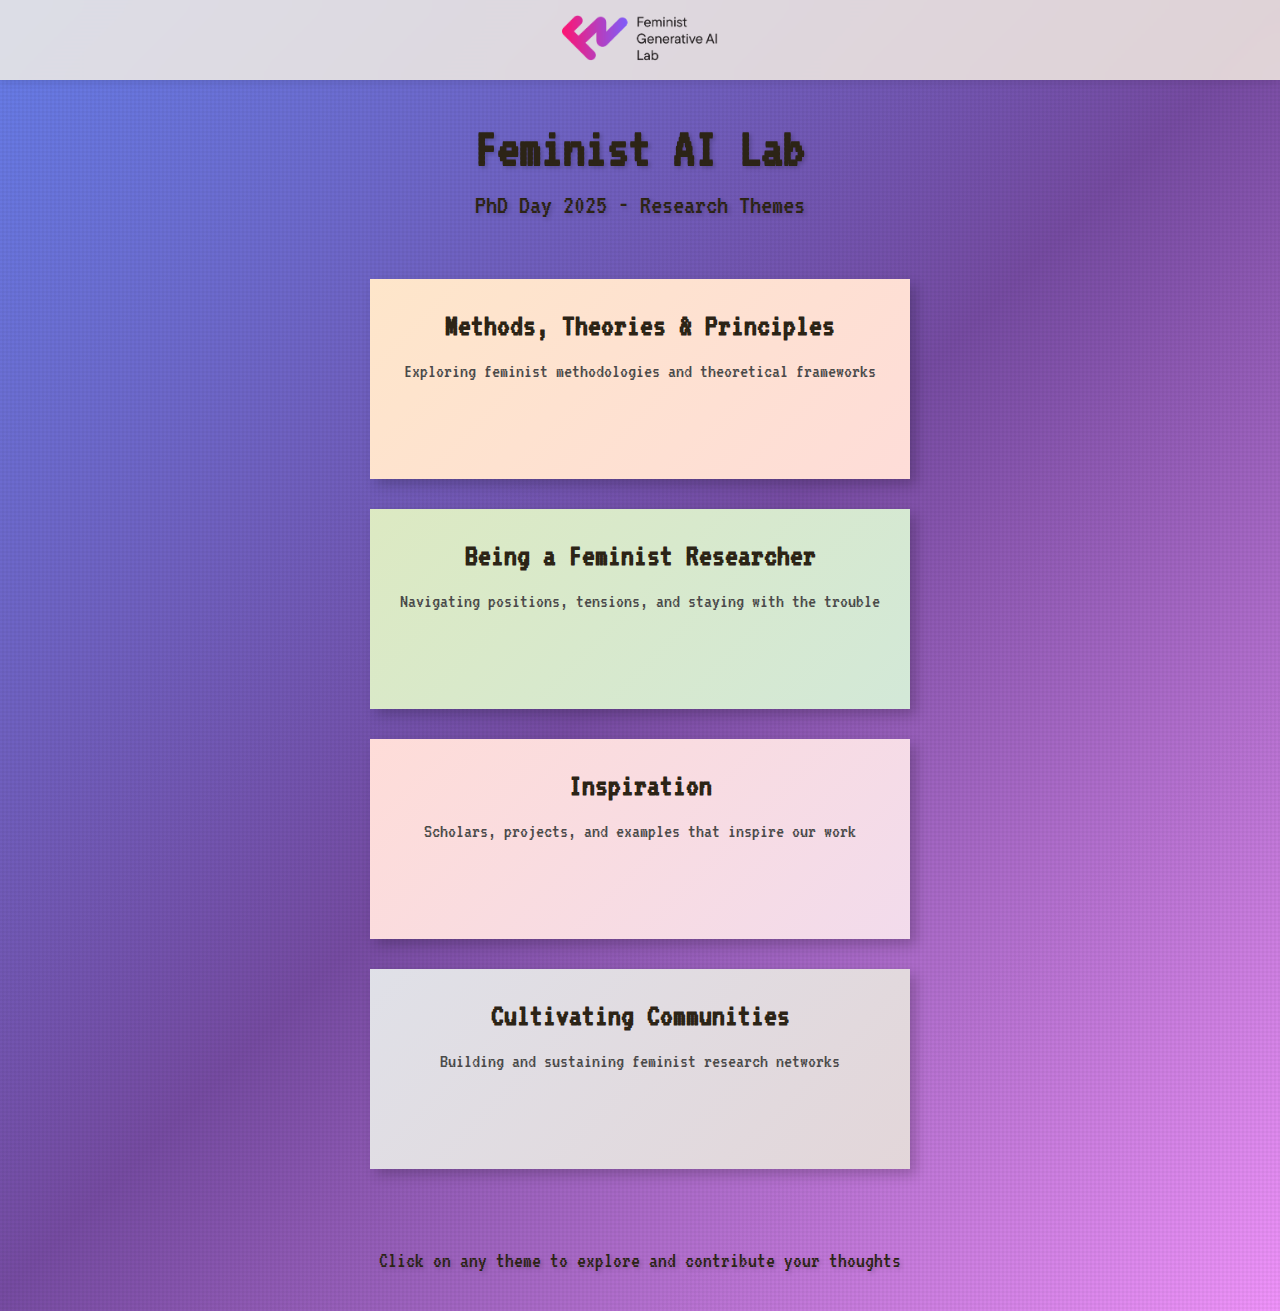
<file: index.html>
<!DOCTYPE html>
<html lang="en">
<head>
  <meta charset="UTF-8">
  <meta name="viewport" content="width=device-width, initial-scale=1.0">
  <title>Feminist AI Lab - Research Themes</title>
  <link href="https://fonts.googleapis.com/css2?family=VT323&display=swap" rel="stylesheet">
  <link rel="stylesheet" href="styles.css">
</head>
<body class="homepage">
  <nav class="navbar">
    <a href="https://www.feministailab.org/" class="navbar-logo" target="_blank">
      <img src="logo.png" alt="">
    </a>
  </nav>
  
  <div class="container">
    <div class="header">
      <h1>Feminist AI Lab</h1>
      <p class="subtitle">PhD Day 2025 - Research Themes</p>
    </div>

    <div class="themes-grid">
      <a href="methods.html" class="theme-card methods">
        <h2>Methods, Theories & Principles</h2>
        <p>Exploring feminist methodologies and theoretical frameworks</p>
      </a>

      <a href="feminism.html" class="theme-card feminism">
        <h2>Being a Feminist Researcher</h2>
        <p>Navigating positions, tensions, and staying with the trouble</p>
      </a>

      <a href="inspiration.html" class="theme-card inspiration">
        <h2>Inspiration</h2>
        <p>Scholars, projects, and examples that inspire our work</p>
      </a>

      <a href="community.html" class="theme-card community">
        <h2>Cultivating Communities</h2>
        <p>Building and sustaining feminist research networks</p>
      </a>
    </div>

    <div class="footer">
      <p>Click on any theme to explore and contribute your thoughts</p>
    </div>
  </div>
</body>
</html>
</file>
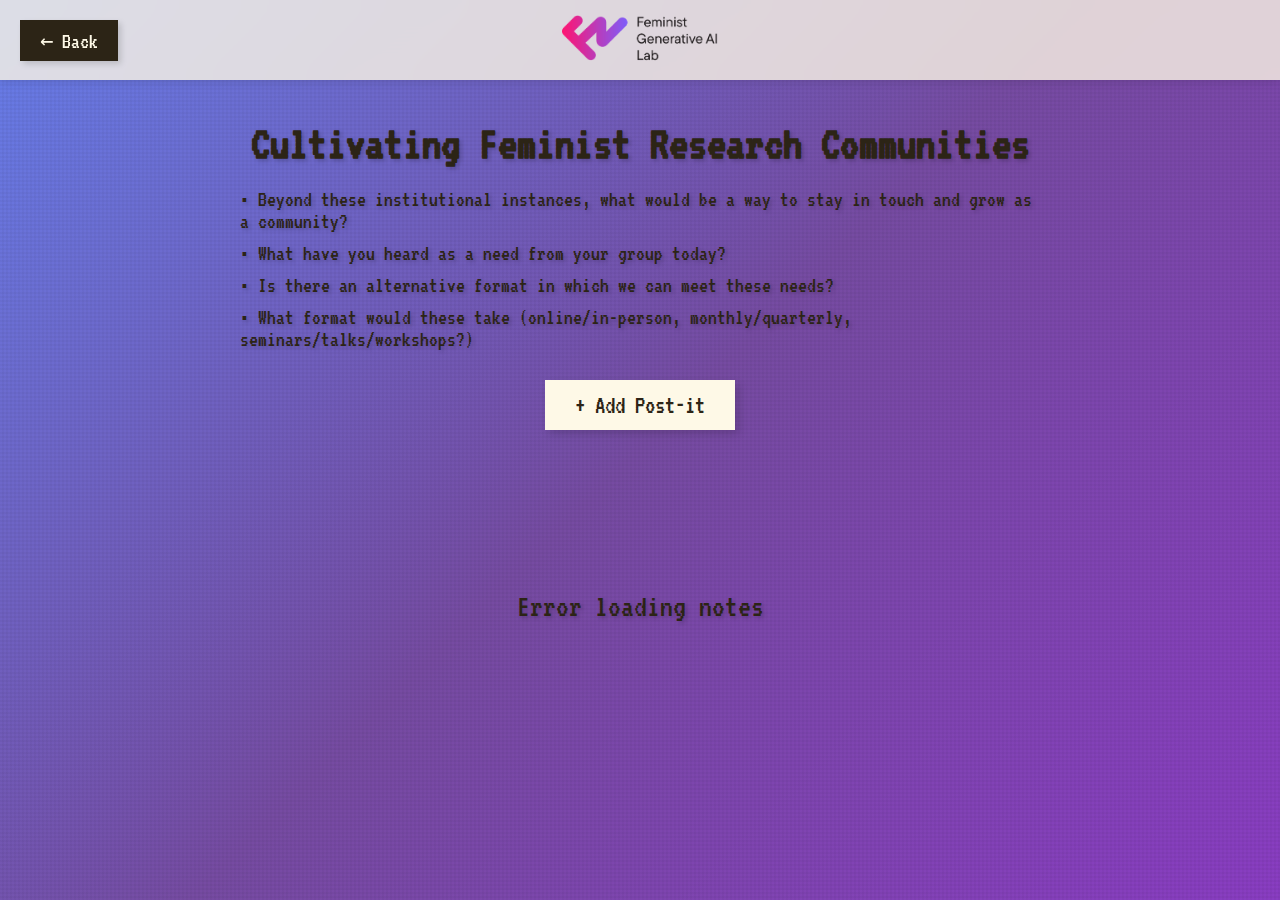
<file: community.html>
<!DOCTYPE html>
<html lang="en">
<head>
  <meta charset="UTF-8">
  <meta name="viewport" content="width=device-width, initial-scale=1.0">
  <title>Lab Research Themes - Cultivating Feminist Research Communities</title>
  <link href="https://fonts.googleapis.com/css2?family=VT323&display=swap" rel="stylesheet">
  <link rel="stylesheet" href="styles.css">
</head>
<body>
  <nav class="navbar">
    <a href="index.html" class="back-button">← Back</a>
    <a href="https://www.feministailab.org/" class="navbar-logo" target="_blank">
      <img src="logo.png" alt="">
    </a>
  </nav>
  <div class="container">
    <div class="header">
      <h1>Cultivating Feminist Research Communities</h1>
      <div class="questions">
        <div>• Beyond these institutional instances, what would be a way to stay in touch and grow as a community?</div>
        <div>• What have you heard as a need from your group today?</div>
        <div>• Is there an alternative format in which we can meet these needs?</div>
        <div>• What format would these take (online/in-person, monthly/quarterly, seminars/talks/workshops?)</div>
      </div>
      <button class="add-button" onclick="openModal()">+ Add Post-it</button>
    </div>

    <div id="loading" class="loading">Loading...</div>
    <div id="notes" class="notes-grid" style="display: none;"></div>
    <div id="empty" class="empty" style="display: none;">No notes yet. Be the first to add one!</div>
  </div>

  <div id="modal" class="modal">
    <div class="modal-content">
      <h2>Add Your Post-it</h2>
      <textarea id="noteText" class="modal-textarea" placeholder="Share your thoughts..."></textarea>
      <div class="modal-buttons">
        <button class="add-button" onclick="closeModal()">Cancel</button>
        <button class="add-button" onclick="addNote()">OK</button>
      </div>
    </div>
  </div>

  <script src="script.js"></script>
</body>
</html>
</file>
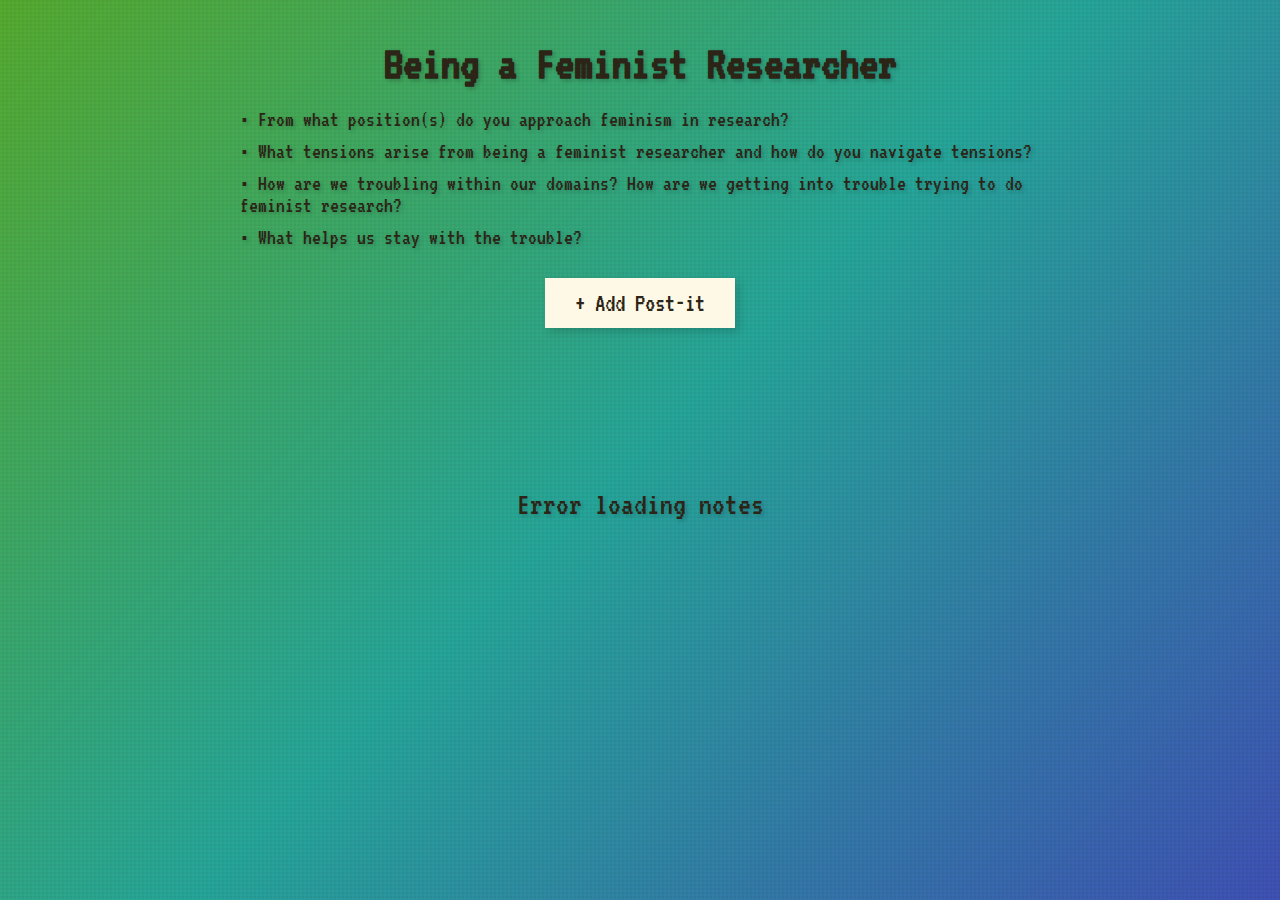
<file: feminism.html>
<!DOCTYPE html>
<html lang="en">
<head>
  <meta charset="UTF-8">
  <meta name="viewport" content="width=device-width, initial-scale=1.0">
  <title>Lab Research Themes - Being a Feminist Researcher</title>
  <link href="https://fonts.googleapis.com/css2?family=VT323&display=swap" rel="stylesheet">
  <style>
    * {
      margin: 0;
      padding: 0;
      box-sizing: border-box;
    }

    body {
      font-family: 'VT323', monospace;
      min-height: 100vh;
      background: linear-gradient(135deg, #56ab2f 0%, #26a69a 50%, #3f51b5 100%);
      position: relative;
    }

    body::before {
      content: '';
      position: absolute;
      top: 0;
      left: 0;
      right: 0;
      bottom: 0;
      background-image: 
        repeating-linear-gradient(0deg, transparent, transparent 2px, rgba(0,0,0,.03) 2px, rgba(0,0,0,.03) 4px),
        repeating-linear-gradient(90deg, transparent, transparent 2px, rgba(0,0,0,.03) 2px, rgba(0,0,0,.03) 4px);
      pointer-events: none;
      z-index: 0;
    }

    .container {
      max-width: 1200px;
      margin: 0 auto;
      padding: 40px 20px;
      position: relative;
      z-index: 1;
    }

    .header {
      text-align: center;
      margin-bottom: 60px;
    }

    h1 {
      font-size: 48px;
      color: #2c2416;
      text-shadow: 2px 2px 4px rgba(0,0,0,0.2);
      margin-bottom: 20px;
    }

    .questions {
      font-size: 22px;
      color: #2c2416;
      text-shadow: 2px 2px 4px rgba(0,0,0,0.2);
      max-width: 800px;
      margin: 0 auto 30px;
      text-align: left;
    }

    .questions div {
      margin-bottom: 10px;
    }

    .add-button {
      background: #fef9e7;
      border: none;
      padding: 12px 30px;
      font-family: 'VT323', monospace;
      font-size: 26px;
      cursor: pointer;
      box-shadow: 4px 4px 8px rgba(0,0,0,0.15);
      transition: all 0.2s;
      color: #2c2416;
    }

    .add-button:hover {
      transform: translateY(-2px);
      box-shadow: 6px 6px 12px rgba(0,0,0,0.2);
    }

    .notes-grid {
      display: flex;
      flex-wrap: wrap;
      gap: 24px;
      justify-content: center;
    }

    .postit {
      background: #fef9e7;
      width: 200px;
      min-height: 200px;
      box-shadow: 4px 4px 8px rgba(0,0,0,0.15), inset 0 0 0 1px rgba(0,0,0,0.05);
      transition: transform 0.2s;
      position: relative;
      padding: 16px;
      font-size: 18px;
      line-height: 1.4;
      color: #2c2416;
      overflow-wrap: break-word;
    }

    .postit:hover {
      transform: translateY(-2px);
      box-shadow: 6px 6px 12px rgba(0,0,0,0.2), inset 0 0 0 1px rgba(0,0,0,0.05);
    }

    .postit:hover .delete-btn {
      opacity: 1;
    }

    .delete-btn {
      position: absolute;
      top: 4px;
      right: 4px;
      background: transparent;
      border: none;
      color: #999;
      font-size: 24px;
      cursor: pointer;
      opacity: 0;
      transition: opacity 0.2s;
      width: 24px;
      height: 24px;
      line-height: 1;
      padding: 0;
    }

    .delete-btn:hover {
      color: #ff0000;
    }

    .modal {
      display: none;
      position: fixed;
      top: 0;
      left: 0;
      right: 0;
      bottom: 0;
      background: rgba(0, 0, 0, 0.5);
      z-index: 1000;
      align-items: center;
      justify-content: center;
      padding: 20px;
    }

    .modal.active {
      display: flex;
    }

    .modal-content {
      background: #fef9e7;
      padding: 30px;
      max-width: 500px;
      width: 100%;
      box-shadow: 8px 8px 16px rgba(0,0,0,0.3);
    }

    .modal-content h2 {
      font-size: 28px;
      margin-bottom: 20px;
      color: #2c2416;
    }

    .modal-textarea {
      width: 100%;
      height: 150px;
      background: #fff;
      border: 2px solid #d4c5a9;
      padding: 12px;
      font-family: 'VT323', monospace;
      font-size: 20px;
      resize: none;
      color: #2c2416;
      margin-bottom: 20px;
    }

    .modal-textarea:focus {
      outline: 2px solid #26a69a;
    }

    .modal-buttons {
      display: flex;
      justify-content: flex-end;
      gap: 15px;
    }

    .loading {
      text-align: center;
      font-size: 32px;
      color: #2c2416;
      text-shadow: 2px 2px 4px rgba(0,0,0,0.2);
      padding: 100px 0;
    }

    .empty {
      text-align: center;
      font-size: 28px;
      color: #2c2416;
      text-shadow: 2px 2px 4px rgba(0,0,0,0.2);
      padding: 60px 20px;
    }
  </style>
</head>
<body>
  <div class="container">
    <div class="header">
      <h1>Being a Feminist Researcher</h1>
      <div class="questions">
        <div>• From what position(s) do you approach feminism in research?</div>
        <div>• What tensions arise from being a feminist researcher and how do you navigate tensions?</div>
        <div>• How are we troubling within our domains? How are we getting into trouble trying to do feminist research?</div>
        <div>• What helps us stay with the trouble?</div>
      </div>
      <button class="add-button" onclick="openModal()">+ Add Post-it</button>
    </div>

    <div id="loading" class="loading">Loading...</div>
    <div id="notes" class="notes-grid" style="display: none;"></div>
    <div id="empty" class="empty" style="display: none;">No notes yet. Be the first to add one!</div>
  </div>

  <div id="modal" class="modal">
    <div class="modal-content">
      <h2>Add Your Post-it</h2>
      <textarea id="noteText" class="modal-textarea" placeholder="Share your thoughts..."></textarea>
      <div class="modal-buttons">
        <button class="add-button" onclick="closeModal()">Cancel</button>
        <button class="add-button" onclick="addNote()">OK</button>
      </div>
    </div>
  </div>

  <script>
    const SUPABASE_URL = 'https://dmbnetpjpcyvgdmrnqvd.supabase.co';
    const SUPABASE_KEY = 'eyJhbGciOiJIUzI1NiIsInR5cCI6IkpXVCJ9.eyJpc3MiOiJzdXBhYmFzZSIsInJlZiI6ImRtYm5ldHBqcGN5dmdkbXJucXZkIiwicm9sZSI6ImFub24iLCJpYXQiOjE3Njc2NTEyMDAsImV4cCI6MjA4MzIyNzIwMH0.xX2Nfi4GW49cHOom2pV_lM8qs2vwA4DbFrjvpj88Ai0';

    async function loadNotes() {
      try {
        const response = await fetch(`${SUPABASE_URL}/rest/v1/feminism_notes?select=*&order=created_at.desc`, {
          headers: {
            'apikey': SUPABASE_KEY,
            'Authorization': `Bearer ${SUPABASE_KEY}`
          }
        });

        if (response.ok) {
          const notes = await response.json();
          displayNotes(notes);
        } else {
          console.error('Failed to load notes');
          document.getElementById('loading').textContent = 'Failed to load notes';
        }
      } catch (error) {
        console.error('Error:', error);
        document.getElementById('loading').textContent = 'Error loading notes';
      }
    }

    function displayNotes(notes) {
      const loading = document.getElementById('loading');
      const notesContainer = document.getElementById('notes');
      const empty = document.getElementById('empty');

      loading.style.display = 'none';

      if (notes.length === 0) {
        empty.style.display = 'block';
        notesContainer.style.display = 'none';
      } else {
        empty.style.display = 'none';
        notesContainer.style.display = 'flex';
        notesContainer.innerHTML = notes.map(note => `
          <div class="postit">
            ${note.text}
            <button class="delete-btn" onclick="deleteNote('${note.id}')">×</button>
          </div>
        `).join('');
      }
    }

    async function addNote() {
      const textarea = document.getElementById('noteText');
      const text = textarea.value.trim();
      
      if (!text) return;

      try {
        const response = await fetch(`${SUPABASE_URL}/rest/v1/feminism_notes`, {
          method: 'POST',
          headers: {
            'apikey': SUPABASE_KEY,
            'Authorization': `Bearer ${SUPABASE_KEY}`,
            'Content-Type': 'application/json',
            'Prefer': 'return=representation'
          },
          body: JSON.stringify({ text })
        });

        if (response.ok) {
          textarea.value = '';
          closeModal();
          loadNotes();
        } else {
          alert('Failed to add note. Please try again.');
        }
      } catch (error) {
        console.error('Error:', error);
        alert('Error adding note. Please try again.');
      }
    }

    async function deleteNote(id) {
      if (!confirm('Are you sure you want to delete this note?')) return;

      try {
        const response = await fetch(`${SUPABASE_URL}/rest/v1/feminism_notes?id=eq.${id}`, {
          method: 'DELETE',
          headers: {
            'apikey': SUPABASE_KEY,
            'Authorization': `Bearer ${SUPABASE_KEY}`
          }
        });

        if (response.ok) {
          loadNotes();
        } else {
          alert('Failed to delete note.');
        }
      } catch (error) {
        console.error('Error:', error);
        alert('Error deleting note.');
      }
    }

    function openModal() {
      document.getElementById('modal').classList.add('active');
      document.getElementById('noteText').focus();
    }

    function closeModal() {
      document.getElementById('modal').classList.remove('active');
      document.getElementById('noteText').value = '';
    }

    // Close modal on Escape key
    document.addEventListener('keydown', (e) => {
      if (e.key === 'Escape') closeModal();
    });

    // Load notes on page load
    loadNotes();
  </script>
</body>
</html>
</file>
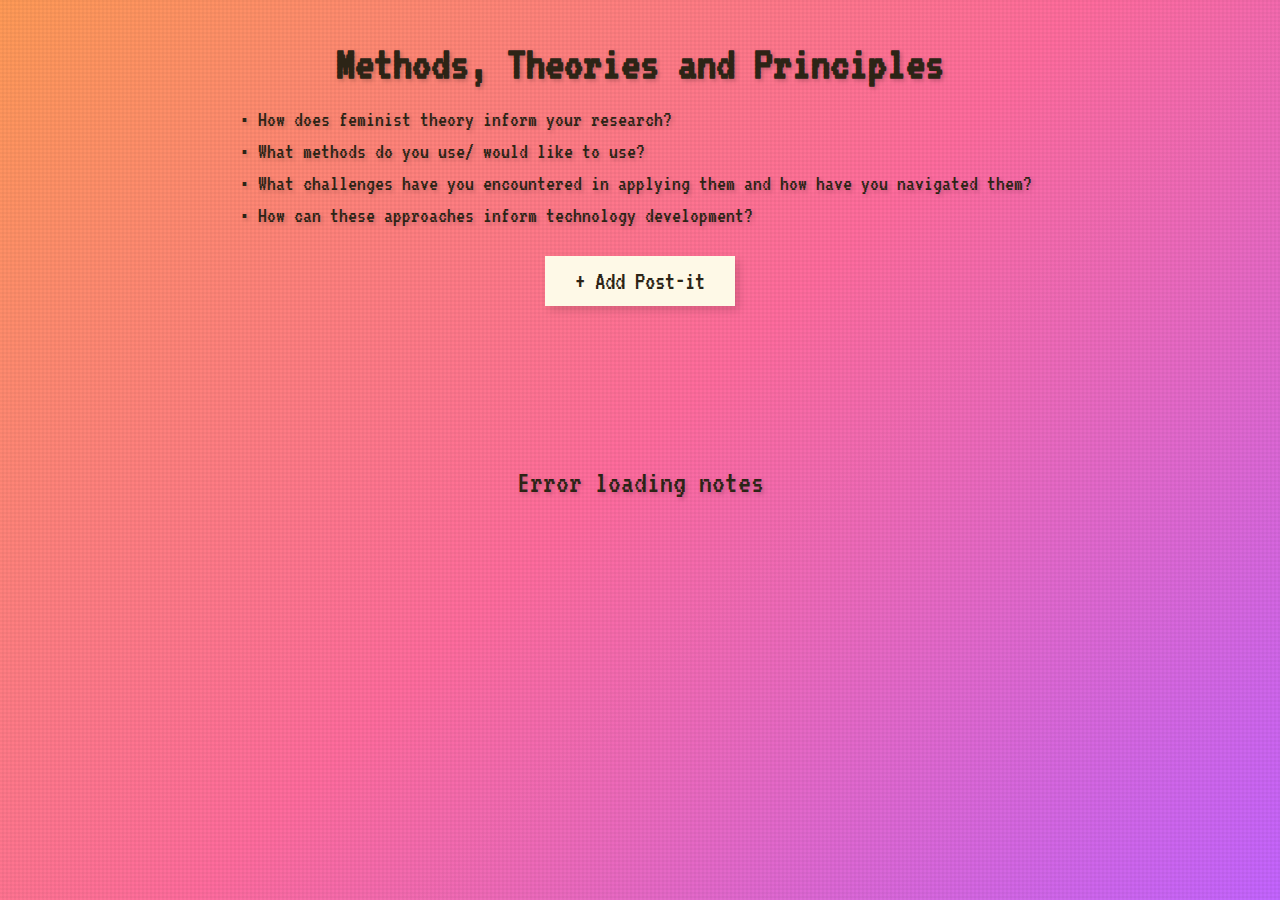
<file: methods.html>
<!DOCTYPE html>
<html lang="en">
<head>
  <meta charset="UTF-8">
  <meta name="viewport" content="width=device-width, initial-scale=1.0">
  <title>Lab Research Themes - Post-it Board</title>
  <link href="https://fonts.googleapis.com/css2?family=VT323&display=swap" rel="stylesheet">
  <style>
    * {
      margin: 0;
      padding: 0;
      box-sizing: border-box;
    }

    body {
      font-family: 'VT323', monospace;
      min-height: 100vh;
      background: linear-gradient(135deg, #ff9a56 0%, #ff6b9d 50%, #c364ff 100%);
      position: relative;
    }

    body::before {
      content: '';
      position: absolute;
      top: 0;
      left: 0;
      right: 0;
      bottom: 0;
      background-image: 
        repeating-linear-gradient(0deg, transparent, transparent 2px, rgba(0,0,0,.03) 2px, rgba(0,0,0,.03) 4px),
        repeating-linear-gradient(90deg, transparent, transparent 2px, rgba(0,0,0,.03) 2px, rgba(0,0,0,.03) 4px);
      pointer-events: none;
      z-index: 0;
    }

    .container {
      max-width: 1200px;
      margin: 0 auto;
      padding: 40px 20px;
      position: relative;
      z-index: 1;
    }

    .header {
      text-align: center;
      margin-bottom: 60px;
    }

    h1 {
      font-size: 48px;
      color: #2c2416;
      text-shadow: 2px 2px 4px rgba(0,0,0,0.2);
      margin-bottom: 20px;
    }

    .questions {
      font-size: 22px;
      color: #2c2416;
      text-shadow: 2px 2px 4px rgba(0,0,0,0.2);
      max-width: 800px;
      margin: 0 auto 30px;
      text-align: left;
    }

    .questions div {
      margin-bottom: 10px;
    }

    .add-button {
      background: #fef9e7;
      border: none;
      padding: 12px 30px;
      font-family: 'VT323', monospace;
      font-size: 26px;
      cursor: pointer;
      box-shadow: 4px 4px 8px rgba(0,0,0,0.15);
      transition: all 0.2s;
      color: #2c2416;
    }

    .add-button:hover {
      transform: translateY(-2px);
      box-shadow: 6px 6px 12px rgba(0,0,0,0.2);
    }

    .notes-grid {
      display: flex;
      flex-wrap: wrap;
      gap: 24px;
      justify-content: center;
    }

    .postit {
      background: #fef9e7;
      width: 200px;
      min-height: 200px;
      box-shadow: 4px 4px 8px rgba(0,0,0,0.15), inset 0 0 0 1px rgba(0,0,0,0.05);
      transition: transform 0.2s;
      position: relative;
      padding: 16px;
      font-size: 18px;
      line-height: 1.4;
      color: #2c2416;
      overflow-wrap: break-word;
    }

    .postit:hover {
      transform: translateY(-2px);
      box-shadow: 6px 6px 12px rgba(0,0,0,0.2), inset 0 0 0 1px rgba(0,0,0,0.05);
    }

    .postit:hover .delete-btn {
      opacity: 1;
    }

    .delete-btn {
      position: absolute;
      top: 4px;
      right: 4px;
      background: transparent;
      border: none;
      color: #999;
      font-size: 24px;
      cursor: pointer;
      opacity: 0;
      transition: opacity 0.2s;
      width: 24px;
      height: 24px;
      line-height: 1;
      padding: 0;
    }

    .delete-btn:hover {
      color: #ff0000;
    }

    .modal {
      display: none;
      position: fixed;
      top: 0;
      left: 0;
      right: 0;
      bottom: 0;
      background: rgba(0, 0, 0, 0.5);
      z-index: 1000;
      align-items: center;
      justify-content: center;
      padding: 20px;
    }

    .modal.active {
      display: flex;
    }

    .modal-content {
      background: #fef9e7;
      padding: 30px;
      max-width: 500px;
      width: 100%;
      box-shadow: 8px 8px 16px rgba(0,0,0,0.3);
    }

    .modal-content h2 {
      font-size: 28px;
      margin-bottom: 20px;
      color: #2c2416;
    }

    .modal-textarea {
      width: 100%;
      height: 150px;
      background: #fff;
      border: 2px solid #d4c5a9;
      padding: 12px;
      font-family: 'VT323', monospace;
      font-size: 20px;
      resize: none;
      color: #2c2416;
      margin-bottom: 20px;
    }

    .modal-textarea:focus {
      outline: 2px solid #ff9a56;
    }

    .modal-buttons {
      display: flex;
      justify-content: flex-end;
      gap: 15px;
    }

    .loading {
      text-align: center;
      font-size: 32px;
      color: #2c2416;
      text-shadow: 2px 2px 4px rgba(0,0,0,0.2);
      padding: 100px 0;
    }

    .empty {
      text-align: center;
      font-size: 28px;
      color: #2c2416;
      text-shadow: 2px 2px 4px rgba(0,0,0,0.2);
      padding: 60px 20px;
    }
  </style>
</head>
<body>
  <div class="container">
    <div class="header">
      <h1>Methods, Theories and Principles</h1>
      <div class="questions">
        <div>• How does feminist theory inform your research?</div>
        <div>• What methods do you use/ would like to use?</div>
        <div>• What challenges have you encountered in applying them and how have you navigated them?</div>
        <div>• How can these approaches inform technology development?</div>
      </div>
      <button class="add-button" onclick="openModal()">+ Add Post-it</button>
    </div>

    <div id="loading" class="loading">Loading...</div>
    <div id="notes" class="notes-grid" style="display: none;"></div>
    <div id="empty" class="empty" style="display: none;">No notes yet. Be the first to add one!</div>
  </div>

  <div id="modal" class="modal">
    <div class="modal-content">
      <h2>Add Your Post-it</h2>
      <textarea id="noteText" class="modal-textarea" placeholder="Share your thoughts..."></textarea>
      <div class="modal-buttons">
        <button class="add-button" onclick="closeModal()">Cancel</button>
        <button class="add-button" onclick="addNote()">OK</button>
      </div>
    </div>
  </div>

  <script>
    const SUPABASE_URL = 'https://dmbnetpjpcyvgdmrnqvd.supabase.co';
    const SUPABASE_KEY = 'eyJhbGciOiJIUzI1NiIsInR5cCI6IkpXVCJ9.eyJpc3MiOiJzdXBhYmFzZSIsInJlZiI6ImRtYm5ldHBqcGN5dmdkbXJucXZkIiwicm9sZSI6ImFub24iLCJpYXQiOjE3Njc2NTEyMDAsImV4cCI6MjA4MzIyNzIwMH0.xX2Nfi4GW49cHOom2pV_lM8qs2vwA4DbFrjvpj88Ai0';

    async function loadNotes() {
      try {
        const response = await fetch(`${SUPABASE_URL}/rest/v1/notes?select=*&order=created_at.desc`, {
          headers: {
            'apikey': SUPABASE_KEY,
            'Authorization': `Bearer ${SUPABASE_KEY}`
          }
        });

        if (response.ok) {
          const notes = await response.json();
          displayNotes(notes);
        } else {
          console.error('Failed to load notes');
          document.getElementById('loading').textContent = 'Failed to load notes';
        }
      } catch (error) {
        console.error('Error:', error);
        document.getElementById('loading').textContent = 'Error loading notes';
      }
    }

    function displayNotes(notes) {
      const loading = document.getElementById('loading');
      const notesContainer = document.getElementById('notes');
      const empty = document.getElementById('empty');

      loading.style.display = 'none';

      if (notes.length === 0) {
        empty.style.display = 'block';
        notesContainer.style.display = 'none';
      } else {
        empty.style.display = 'none';
        notesContainer.style.display = 'flex';
        notesContainer.innerHTML = notes.map(note => `
          <div class="postit">
            ${note.text}
            <button class="delete-btn" onclick="deleteNote('${note.id}')">×</button>
          </div>
        `).join('');
      }
    }

    async function addNote() {
      const textarea = document.getElementById('noteText');
      const text = textarea.value.trim();
      
      if (!text) return;

      try {
        const response = await fetch(`${SUPABASE_URL}/rest/v1/notes`, {
          method: 'POST',
          headers: {
            'apikey': SUPABASE_KEY,
            'Authorization': `Bearer ${SUPABASE_KEY}`,
            'Content-Type': 'application/json',
            'Prefer': 'return=representation'
          },
          body: JSON.stringify({ text })
        });

        if (response.ok) {
          textarea.value = '';
          closeModal();
          loadNotes();
        } else {
          alert('Failed to add note. Please try again.');
        }
      } catch (error) {
        console.error('Error:', error);
        alert('Error adding note. Please try again.');
      }
    }

    async function deleteNote(id) {
      if (!confirm('Are you sure you want to delete this note?')) return;

      try {
        const response = await fetch(`${SUPABASE_URL}/rest/v1/notes?id=eq.${id}`, {
          method: 'DELETE',
          headers: {
            'apikey': SUPABASE_KEY,
            'Authorization': `Bearer ${SUPABASE_KEY}`
          }
        });

        if (response.ok) {
          loadNotes();
        } else {
          alert('Failed to delete note.');
        }
      } catch (error) {
        console.error('Error:', error);
        alert('Error deleting note.');
      }
    }

    function openModal() {
      document.getElementById('modal').classList.add('active');
      document.getElementById('noteText').focus();
    }

    function closeModal() {
      document.getElementById('modal').classList.remove('active');
      document.getElementById('noteText').value = '';
    }

    // Close modal on Escape key
    document.addEventListener('keydown', (e) => {
      if (e.key === 'Escape') closeModal();
    });

    // Load notes on page load
    loadNotes();
  </script>
</body>
</html>
</file>
<file: styles.css>
* {
    margin: 0;
    padding: 0;
    box-sizing: border-box;
  }
  
  body {
    font-family: 'VT323', monospace;
    min-height: 100vh;
    background: linear-gradient(135deg, #667eea 0%, #764ba2 50%, #893dc2 100%);
    position: relative;
  }
  
  body::before {
    content: '';
    position: absolute;
    top: 0;
    left: 0;
    right: 0;
    bottom: 0;
    background-image: 
      repeating-linear-gradient(0deg, transparent, transparent 2px, rgba(0,0,0,.03) 2px, rgba(0,0,0,.03) 4px),
      repeating-linear-gradient(90deg, transparent, transparent 2px, rgba(0,0,0,.03) 2px, rgba(0,0,0,.03) 4px);
    pointer-events: none;
    z-index: 0;
  }
  
  /* Navigation bar */
  .navbar {
    position: sticky;
    top: 0;
    left: 0;
    right: 0;
    display: flex;
    align-items: center;
    justify-content: center;
    padding: 15px 20px;
    background: rgba(254, 249, 231, 0.784);
    box-shadow: 0 2px 8px rgba(0,0,0,0.1);
    z-index: 100;
    backdrop-filter: blur(10px);
  }
  
  .back-button {
    position: absolute;
    left: 20px;
    background: #2c2416;
    color: #fef9e7;
    border: none;
    padding: 8px 20px;
    font-family: 'VT323', monospace;
    font-size: 22px;
    cursor: pointer;
    box-shadow: 3px 3px 6px rgba(0,0,0,0.15);
    transition: all 0.2s;
    text-decoration: none;
    display: inline-block;
  }
  
  .back-button:hover {
    transform: translateY(-2px);
    box-shadow: 4px 4px 8px rgba(0,0,0,0.2);
    background: #3d3520;
  }
  
  .navbar-logo {
    display: flex;
    align-items: center;
    justify-content: center;
    text-decoration: none;
  }
  
  .navbar-logo img {
    height: 50px;
    width: auto;
  }
  
  .navbar-logo-placeholder {
    height: 50px;
    width: 150px;
    background: #d4c5a9;
    display: flex;
    align-items: center;
    justify-content: center;
    font-size: 18px;
    color: #2c2416;
    border: 2px dashed #2c2416;
  }
  
  .container {
    max-width: 1200px;
    margin: 0 auto;
    padding: 40px 20px;
    position: relative;
    z-index: 1;
  }
  
  .header {
    text-align: center;
    margin-bottom: 60px;
  }
  
  h1 {
    font-size: 48px;
    color: #2c2416;
    text-shadow: 2px 2px 4px rgba(0,0,0,0.2);
    margin-bottom: 20px;
  }
  
  .questions {
    font-size: 22px;
    color: #2c2416;
    text-shadow: 2px 2px 4px rgba(0,0,0,0.2);
    max-width: 800px;
    margin: 0 auto 30px;
    text-align: left;
  }
  
  .questions div {
    margin-bottom: 10px;
  }
  
  .add-button {
    background: #fef9e7;
    border: none;
    padding: 12px 30px;
    font-family: 'VT323', monospace;
    font-size: 26px;
    cursor: pointer;
    box-shadow: 4px 4px 8px rgba(0,0,0,0.15);
    transition: all 0.2s;
    color: #2c2416;
  }
  
  .add-button:hover {
    transform: translateY(-2px);
    box-shadow: 6px 6px 12px rgba(0,0,0,0.2);
  }
  
  .notes-grid {
    display: flex;
    flex-wrap: wrap;
    gap: 24px;
    justify-content: center;
  }
  
  .postit {
    background: #fef9e7;
    width: 200px;
    min-height: 200px;
    box-shadow: 4px 4px 8px rgba(0,0,0,0.15), inset 0 0 0 1px rgba(0,0,0,0.05);
    transition: transform 0.2s;
    position: relative;
    padding: 16px;
    font-size: 18px;
    line-height: 1.4;
    color: #2c2416;
    overflow-wrap: break-word;
  }
  
  .postit:hover {
    transform: translateY(-2px);
    box-shadow: 6px 6px 12px rgba(0,0,0,0.2), inset 0 0 0 1px rgba(0,0,0,0.05);
  }
  
  .postit:hover .delete-btn {
    opacity: 1;
  }
  
  .delete-btn {
    position: absolute;
    top: 4px;
    right: 4px;
    background: transparent;
    border: none;
    color: #999;
    font-size: 24px;
    cursor: pointer;
    opacity: 0;
    transition: opacity 0.2s;
    width: 24px;
    height: 24px;
    line-height: 1;
    padding: 0;
  }
  
  .delete-btn:hover {
    color: #ff0000;
  }
  
  .modal {
    display: none;
    position: fixed;
    top: 0;
    left: 0;
    right: 0;
    bottom: 0;
    background: rgba(0, 0, 0, 0.5);
    z-index: 1000;
    align-items: center;
    justify-content: center;
    padding: 20px;
  }
  
  .modal.active {
    display: flex;
  }
  
  .modal-content {
    background: #fef9e7;
    padding: 30px;
    max-width: 500px;
    width: 100%;
    box-shadow: 8px 8px 16px rgba(0,0,0,0.3);
  }
  
  .modal-content h2 {
    font-size: 28px;
    margin-bottom: 20px;
    color: #2c2416;
  }
  
  .modal-textarea {
    width: 100%;
    height: 150px;
    background: #fff;
    border: 2px solid #d4c5a9;
    padding: 12px;
    font-family: 'VT323', monospace;
    font-size: 20px;
    resize: none;
    color: #2c2416;
    margin-bottom: 20px;
  }
  
  .modal-textarea:focus {
    outline: 2px solid #667eea;
  }
  
  .modal-buttons {
    display: flex;
    justify-content: flex-end;
    gap: 15px;
  }
  
  .loading {
    text-align: center;
    font-size: 32px;
    color: #2c2416;
    text-shadow: 2px 2px 4px rgba(0,0,0,0.2);
    padding: 100px 0;
  }
  
  .empty {
    text-align: center;
    font-size: 28px;
    color: #2c2416;
    text-shadow: 2px 2px 4px rgba(0,0,0,0.2);
    padding: 60px 20px;
  }
  
  /* Theme variations - overrides for different pages */
  
  /* Feminism theme - Green gradient */
  body.theme-feminism {
    background: linear-gradient(135deg, #56ab2f 0%, #26a69a 50%, #3f51b5 100%);
  }
  
  body.theme-feminism .modal-textarea:focus {
    outline: 2px solid #26a69a;
  }
  
  /* Inspiration theme - Pink gradient */
  body.theme-inspiration {
    background: linear-gradient(135deg, #ff6b9d 0%, #c364ff 50%, #9b59b6 100%);
  }
  
  body.theme-inspiration .modal-textarea:focus {
    outline: 2px solid #ff6b9d;
  }
  
  /* Methods theme - Orange/Pink gradient */
  body.theme-methods {
    background: linear-gradient(135deg, #ff9a56 0%, #ff6b9d 50%, #c364ff 100%);
  }
  
  body.theme-methods .modal-textarea:focus {
    outline: 2px solid #ff9a56;
  }
  
  /* Homepage styles */
  body.homepage {
    background: linear-gradient(135deg, #667eea 0%, #764ba2 50%, #f093fb 100%);
    display: flex;
    flex-direction: column;
    align-items: center;
    padding: 0;
  }
  
  body.homepage .navbar {
    width: 100%;
    position: static;
  }
  
  body.homepage .container {
    max-width: 900px;
    flex: 1;
    display: flex;
    flex-direction: column;
    justify-content: center;
    padding: 40px 20px;
  }
  
  body.homepage h1 {
    font-size: 56px;
    margin-bottom: 15px;
  }
  
  .subtitle {
    font-size: 28px;
    color: #2c2416;
    text-shadow: 2px 2px 4px rgba(0,0,0,0.2);
  }
  
  .themes-grid {
    display: grid;
    grid-template-columns: repeat(auto-fit, minmax(280px, 1fr));
    gap: 30px;
    margin-bottom: 40px;
  }
  
  .theme-card {
    background: #fef9e7;
    padding: 30px;
    box-shadow: 6px 6px 12px rgba(0,0,0,0.2);
    transition: all 0.3s;
    text-decoration: none;
    display: block;
    min-height: 200px;
  }
  
  .theme-card:hover {
    transform: translateY(-5px);
    box-shadow: 8px 8px 16px rgba(0,0,0,0.25);
  }
  
  .theme-card h2 {
    font-size: 32px;
    color: #2c2416;
    margin-bottom: 15px;
    text-align: center;
  }
  
  .theme-card p {
    font-size: 20px;
    color: #4a4a4a;
    line-height: 1.5;
    text-align: center;
  }
  
  .theme-card.methods {
    background: linear-gradient(135deg, rgba(255, 154, 86, 0.2), rgba(255, 107, 157, 0.2));
    background-color: #fef9e7;
  }
  
  .theme-card.feminism {
    background: linear-gradient(135deg, rgba(86, 171, 47, 0.2), rgba(38, 166, 154, 0.2));
    background-color: #fef9e7;
  }
  
  .theme-card.inspiration {
    background: linear-gradient(135deg, rgba(255, 107, 157, 0.2), rgba(195, 100, 255, 0.2));
    background-color: #fef9e7;
  }
  
  .theme-card.community {
    background: linear-gradient(135deg, rgba(102, 126, 234, 0.2), rgba(118, 75, 162, 0.2));
    background-color: #fef9e7;
  }
  
  .footer {
    text-align: center;
    font-size: 22px;
    color: #2c2416;
    text-shadow: 2px 2px 4px rgba(0,0,0,0.2);
    margin-top: 40px;
  }
  
  @media (max-width: 768px) {
    body.homepage h1 {
      font-size: 40px;
    }
    
    .subtitle {
      font-size: 24px;
    }
  
    .themes-grid {
      grid-template-columns: 1fr;
    }
  }
</file>
